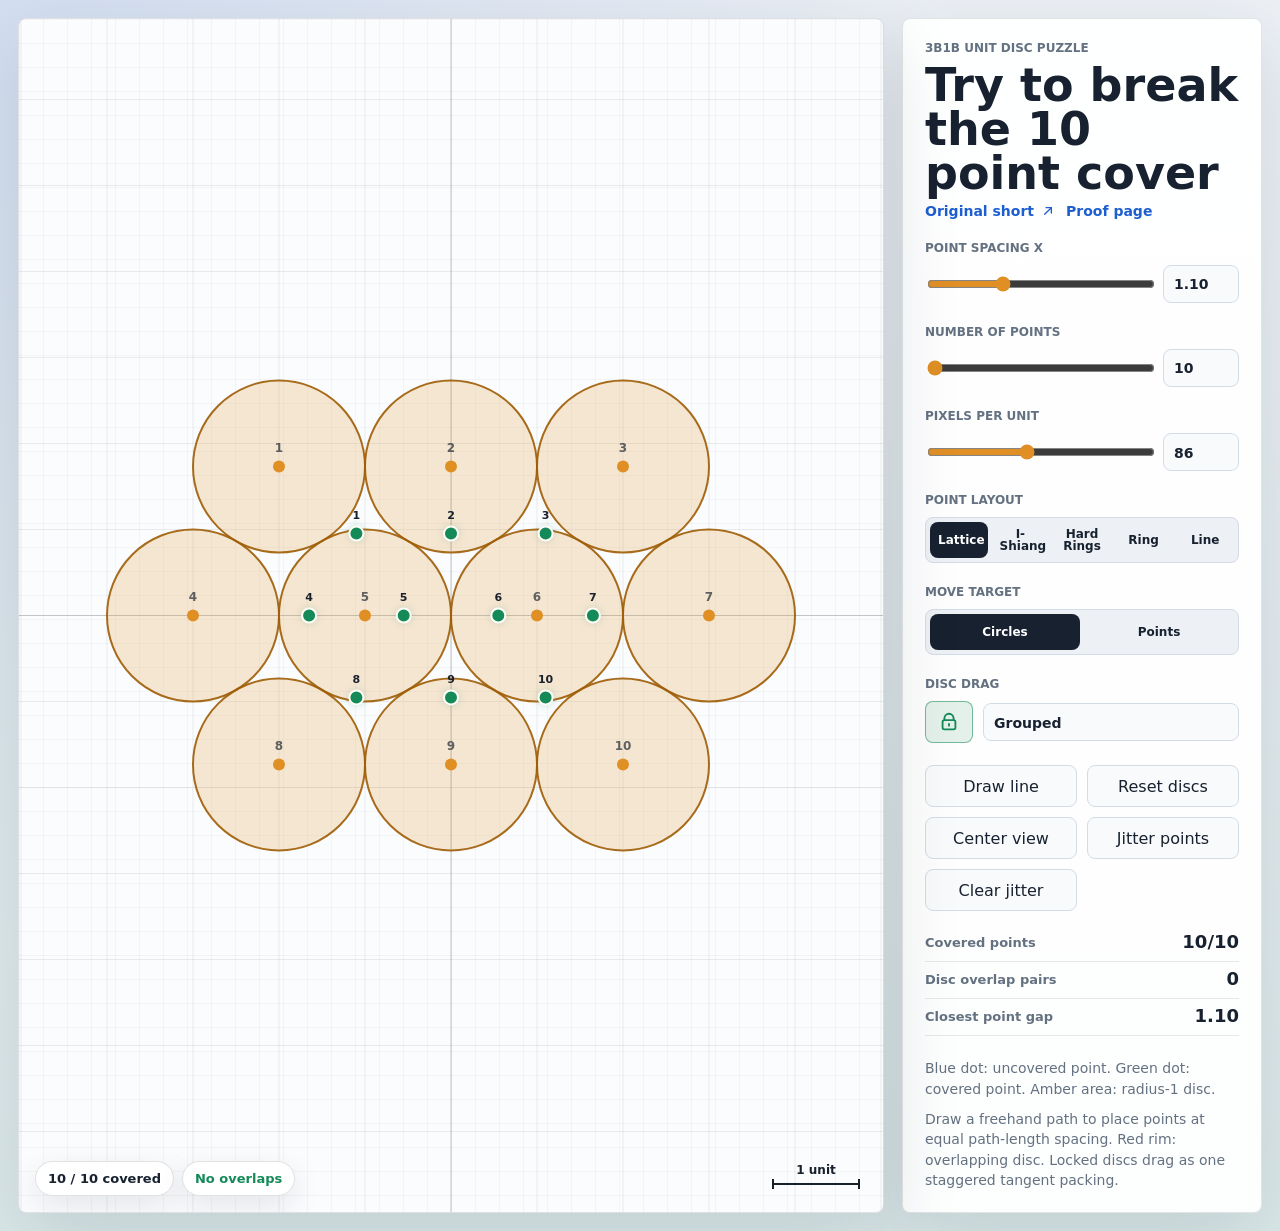
<file: index.html>
<!doctype html>
<html lang="en">
  <head>
    <meta charset="UTF-8" />
    <meta name="viewport" content="width=device-width, initial-scale=1.0" />
    <title>Disjoint Unit Disc Puzzle</title>
    <link rel="icon" href="data:image/svg+xml,%3Csvg xmlns='http://www.w3.org/2000/svg' viewBox='0 0 64 64'%3E%3Ccircle cx='32' cy='32' r='22' fill='%23df8f24' fill-opacity='.35' stroke='%239e5d05' stroke-width='5'/%3E%3Ccircle cx='32' cy='32' r='5' fill='%231d5fd0'/%3E%3C/svg%3E" />
    <link rel="stylesheet" href="styles.css?v=20260617o" />
  </head>
  <body>
    <main class="app-shell">
      <section class="workspace" aria-label="Interactive unit disc workspace">
        <div class="canvas-wrap">
          <canvas id="scene" aria-label="Drag the unit discs to try to cover all ten points"></canvas>
          <div class="hud" aria-live="polite">
            <span id="coverageStatus">0 / 10 covered</span>
            <span id="overlapStatus">No overlaps</span>
          </div>
        </div>
      </section>

      <aside class="panel" aria-label="Puzzle controls">
        <header class="panel-header">
          <p class="label">3B1B Unit Disc Puzzle</p>
          <h1>Try to break the 10 point cover</h1>
          <div class="source-links">
            <a class="source-link" href="https://www.youtube.com/shorts/QLu_ZsRc_G0" target="_blank" rel="noreferrer">
              Original short
              <svg viewBox="0 0 24 24" aria-hidden="true">
                <path d="M7 17 17 7" />
                <path d="M9 7h8v8" />
              </svg>
            </a>
            <a class="source-link" href="proof.html">Proof page</a>
          </div>
        </header>

        <div class="control-group">
          <label for="spacing">Point spacing X</label>
          <div class="control-row">
            <input id="spacing" type="range" min="0.2" max="3" step="0.05" value="1.1" />
            <input id="spacingNumber" type="number" min="0.2" max="3" step="0.05" value="1.10" />
          </div>
        </div>

        <div class="control-group">
          <label for="pointCount">Number of points</label>
          <div class="control-row">
            <input id="pointCount" type="range" min="10" max="100" step="1" value="10" />
            <input id="pointCountNumber" type="number" min="10" max="100" step="1" value="10" />
          </div>
        </div>

        <div class="control-group">
          <label for="scale">Pixels per unit</label>
          <div class="control-row">
            <input id="scale" type="range" min="52" max="130" step="2" value="86" />
            <output id="scaleValue" for="scale">86</output>
          </div>
        </div>

        <div class="control-group">
          <span class="group-label">Point layout</span>
          <div class="segmented five-up" role="radiogroup" aria-label="Point layout">
            <button class="segment active" type="button" data-layout="lattice" aria-pressed="true">Lattice</button>
            <button class="segment" type="button" data-layout="ishiang" aria-pressed="false">I-Shiang</button>
            <button class="segment" type="button" data-layout="hardRings" aria-pressed="false">Hard Rings</button>
            <button class="segment" type="button" data-layout="ring" aria-pressed="false">Ring</button>
            <button class="segment" type="button" data-layout="line" aria-pressed="false">Line</button>
          </div>
        </div>

        <div class="control-group">
          <span class="group-label">Move target</span>
          <div class="segmented two-up" role="radiogroup" aria-label="Move target">
            <button class="segment active" type="button" data-drag-target="disc" aria-pressed="true">Circles</button>
            <button class="segment" type="button" data-drag-target="point" aria-pressed="false">Points</button>
          </div>
        </div>

        <div class="control-group">
          <span class="group-label">Disc drag</span>
          <div class="lock-row">
            <button
              id="dragLock"
              class="icon-button active"
              type="button"
              aria-pressed="true"
              aria-label="Discs locked to drag together"
              title="Discs locked to drag together"
            >
              <svg class="icon lock-icon" viewBox="0 0 24 24" aria-hidden="true">
                <path d="M7 10V8a5 5 0 0 1 10 0v2" />
                <rect x="5" y="10" width="14" height="10" rx="2" />
                <path d="M12 14v2" />
              </svg>
              <svg class="icon unlock-icon" viewBox="0 0 24 24" aria-hidden="true">
                <path d="M7 10V8a5 5 0 0 1 9.4-2.4" />
                <rect x="5" y="10" width="14" height="10" rx="2" />
                <path d="M12 14v2" />
              </svg>
            </button>
            <output id="dragMode" for="dragLock">Grouped</output>
          </div>
        </div>

        <div class="control-grid">
          <button id="drawLine" type="button">Draw line</button>
          <button id="resetDiscs" type="button">Reset discs</button>
          <button id="resetView" type="button">Center view</button>
          <button id="shufflePoints" type="button">Jitter points</button>
          <button id="clearJitter" type="button">Clear jitter</button>
        </div>

        <div class="readout">
          <div>
            <span>Covered points</span>
            <strong id="coveredCount">0/10</strong>
          </div>
          <div>
            <span>Disc overlap pairs</span>
            <strong id="overlapCount">0</strong>
          </div>
          <div>
            <span>Closest point gap</span>
            <strong id="pointGap">1.10</strong>
          </div>
        </div>

        <div class="notes">
          <p>Blue dot: uncovered point. Green dot: covered point. Amber area: radius-1 disc.</p>
          <p>Draw a freehand path to place points at equal path-length spacing. Red rim: overlapping disc. Locked discs drag as one staggered tangent packing.</p>
        </div>
      </aside>
    </main>

    <script src="app.js?v=20260617o" type="module"></script>
  </body>
</html>
</file>
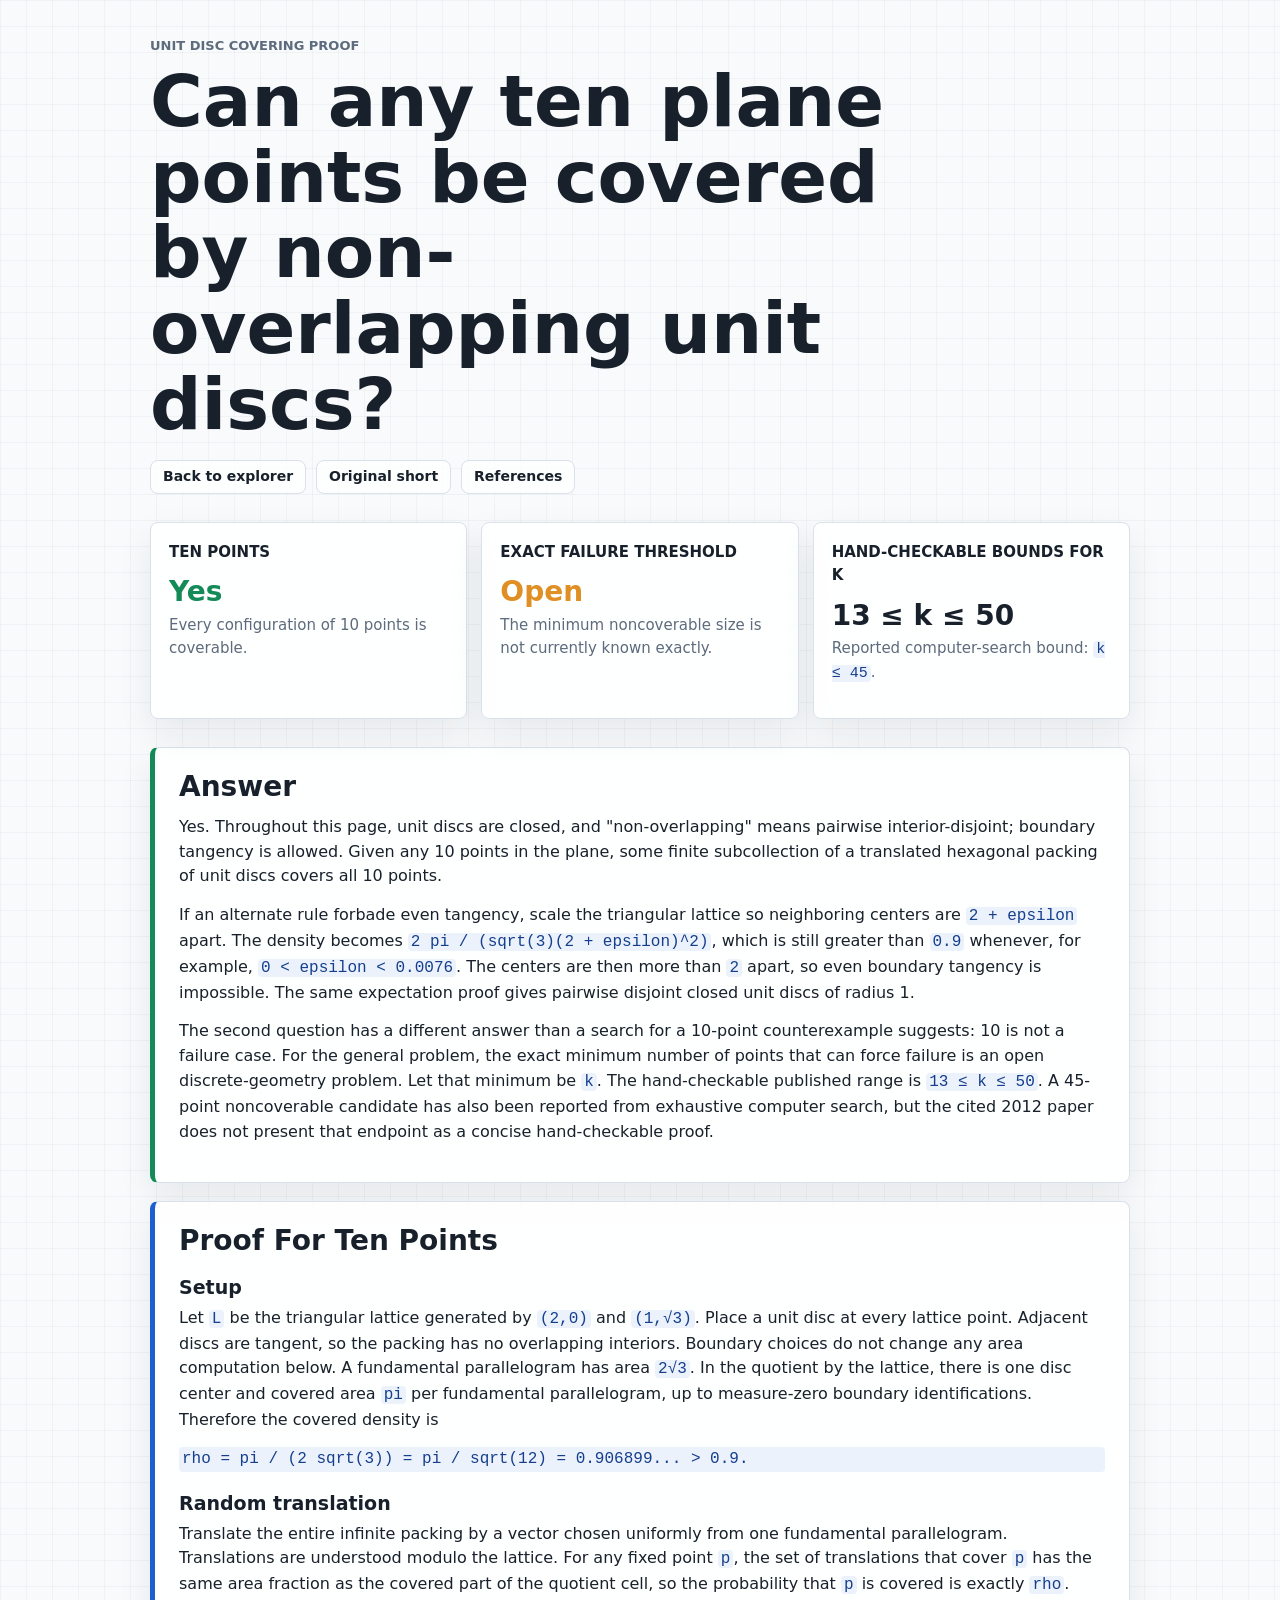
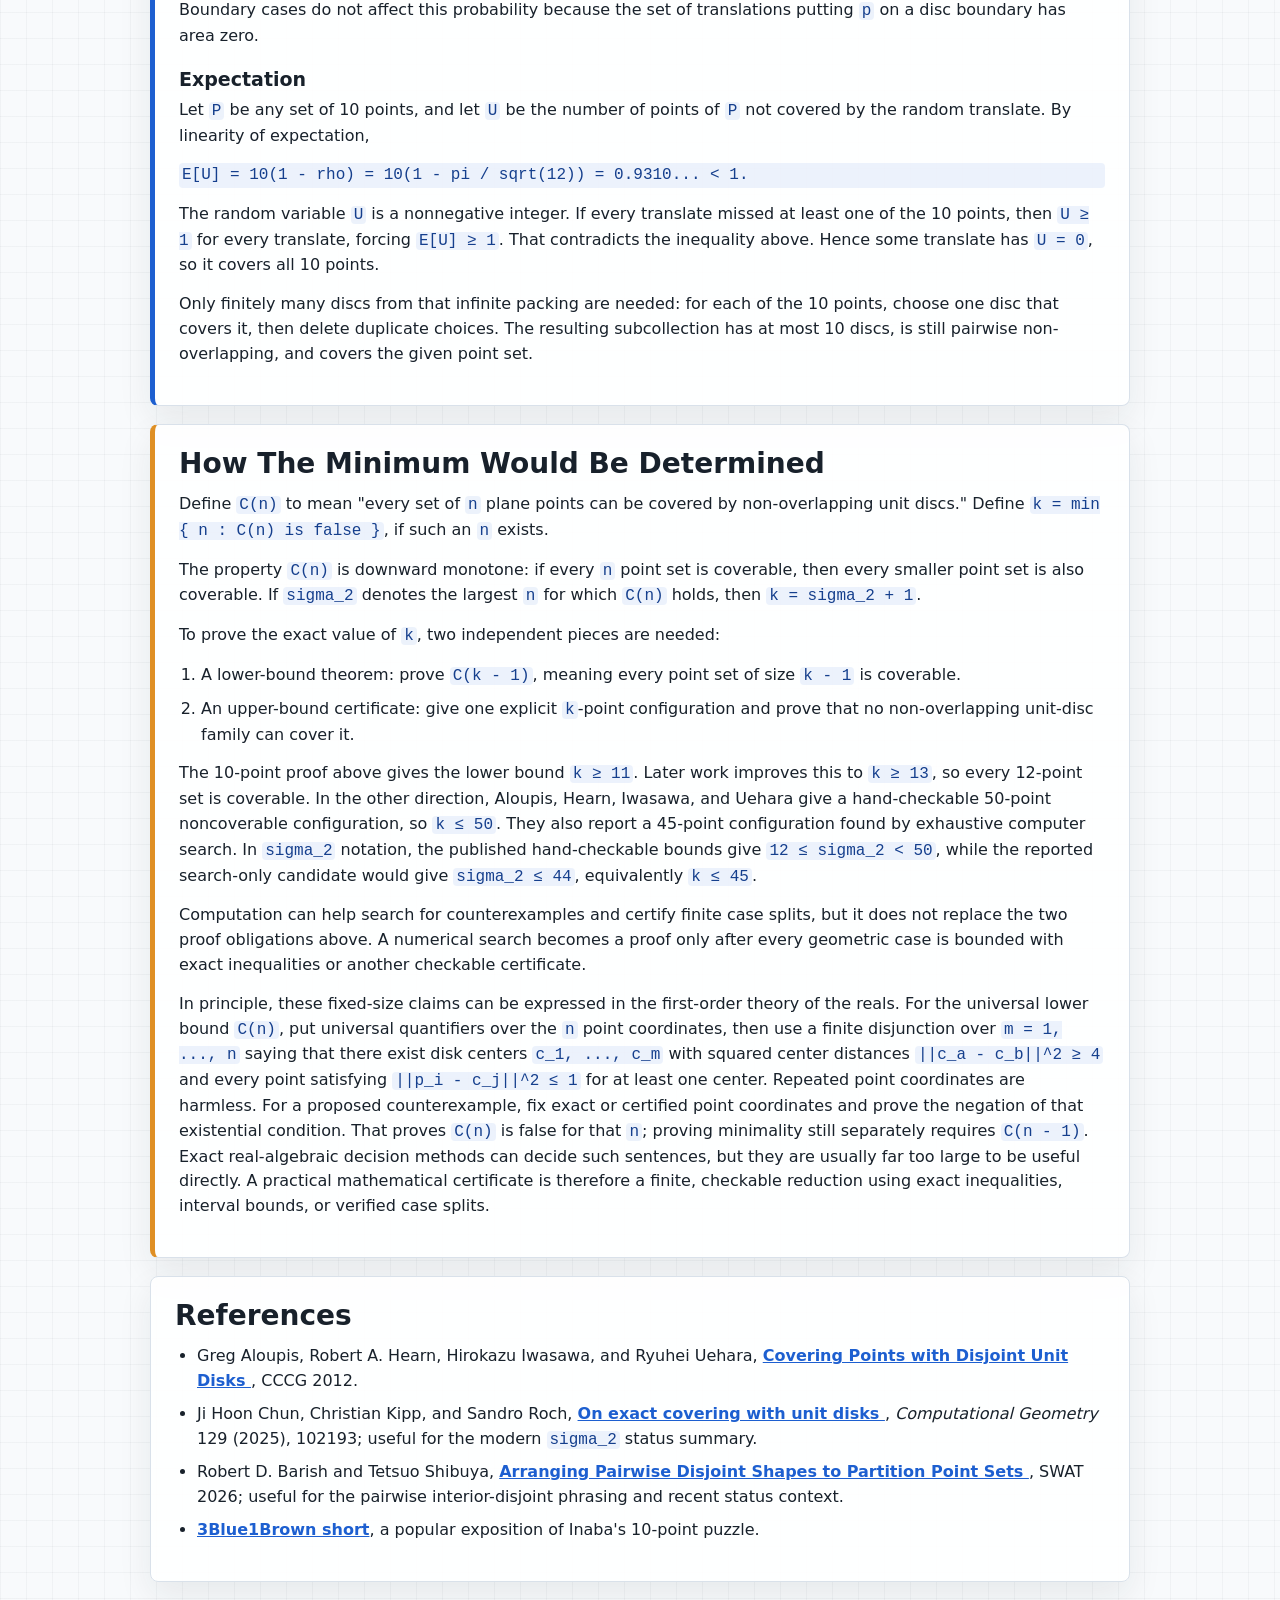
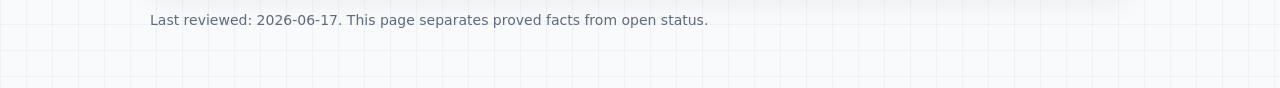
<file: proof.html>
<!doctype html>
<html lang="en">
  <head>
    <meta charset="UTF-8" />
    <meta name="viewport" content="width=device-width, initial-scale=1.0" />
    <title>Proof: Non-Overlapping Unit Disc Covering</title>
    <style>
      :root {
        color-scheme: light;
        --ink: #18212b;
        --muted: #5d6b7c;
        --line: #d9e1ea;
        --paper: #f8fafc;
        --panel: #ffffff;
        --blue: #1d5fd0;
        --green: #138a58;
        --amber: #df8f24;
        --red: #b7332f;
      }

      * {
        box-sizing: border-box;
      }

      body {
        margin: 0;
        color: var(--ink);
        font-family:
          Inter, ui-sans-serif, system-ui, -apple-system, BlinkMacSystemFont, "Segoe UI", sans-serif;
        line-height: 1.55;
        background:
          linear-gradient(rgba(24, 33, 43, 0.035) 1px, transparent 1px),
          linear-gradient(90deg, rgba(24, 33, 43, 0.035) 1px, transparent 1px),
          var(--paper);
        background-size: 26px 26px;
      }

      main {
        width: min(980px, calc(100vw - 32px));
        margin: 0 auto;
        padding: 36px 0 56px;
      }

      header {
        margin-bottom: 26px;
      }

      .eyebrow {
        margin: 0 0 8px;
        color: var(--muted);
        font-size: 13px;
        font-weight: 850;
        letter-spacing: 0;
        text-transform: uppercase;
      }

      h1,
      h2,
      h3 {
        letter-spacing: 0;
        line-height: 1.05;
      }

      h1 {
        max-width: 760px;
        margin: 0;
        font-size: clamp(38px, 7vw, 72px);
      }

      h2 {
        margin: 0 0 14px;
        font-size: 28px;
      }

      h3 {
        margin: 22px 0 8px;
        font-size: 19px;
      }

      p {
        margin: 0 0 14px;
      }

      a {
        color: var(--blue);
        font-weight: 750;
      }

      .top-links {
        display: flex;
        flex-wrap: wrap;
        gap: 10px;
        margin-top: 18px;
      }

      .top-links a,
      .pill {
        display: inline-flex;
        align-items: center;
        min-height: 34px;
        padding: 0 12px;
        border: 1px solid var(--line);
        border-radius: 8px;
        background: rgba(255, 255, 255, 0.8);
        color: var(--ink);
        text-decoration: none;
        font-size: 14px;
        font-weight: 800;
      }

      .grid {
        display: grid;
        grid-template-columns: repeat(3, minmax(0, 1fr));
        gap: 14px;
        margin: 28px 0;
      }

      .card,
      section {
        border: 1px solid var(--line);
        border-radius: 8px;
        background: rgba(255, 255, 255, 0.92);
        box-shadow: 0 14px 34px rgba(24, 33, 43, 0.08);
      }

      .card {
        padding: 18px;
      }

      .card strong {
        display: block;
        margin-bottom: 6px;
        font-size: 15px;
        text-transform: uppercase;
      }

      .card .answer {
        font-size: 28px;
        font-weight: 900;
      }

      .yes {
        color: var(--green);
      }

      .open {
        color: var(--amber);
      }

      section {
        margin: 18px 0;
        padding: 24px;
      }

      .theorem {
        border-left: 5px solid var(--green);
      }

      .status {
        border-left: 5px solid var(--amber);
      }

      .proof {
        border-left: 5px solid var(--blue);
      }

      .review {
        border-left: 5px solid var(--ink);
      }

      ol,
      ul {
        margin: 0 0 14px 22px;
        padding: 0;
      }

      li {
        margin: 8px 0;
      }

      code,
      .math {
        font-family: "SFMono-Regular", Consolas, "Liberation Mono", monospace;
      }

      .math {
        padding: 0 3px;
        border-radius: 4px;
        background: rgba(29, 95, 208, 0.08);
        color: #153f8d;
      }

      .note {
        color: var(--muted);
        font-size: 15px;
      }

      table {
        width: 100%;
        border-collapse: collapse;
        margin-top: 10px;
        font-size: 15px;
      }

      th,
      td {
        padding: 10px;
        border-bottom: 1px solid var(--line);
        text-align: left;
        vertical-align: top;
      }

      th {
        color: var(--muted);
        font-size: 12px;
        letter-spacing: 0;
        text-transform: uppercase;
      }

      footer {
        margin-top: 28px;
        color: var(--muted);
        font-size: 14px;
      }

      @media (max-width: 760px) {
        main {
          width: min(100vw - 20px, 560px);
          padding-top: 18px;
        }

        .grid {
          grid-template-columns: 1fr;
        }

        section {
          padding: 18px;
        }

        table,
        tbody,
        tr,
        td,
        th {
          display: block;
        }

        thead {
          display: none;
        }

        td {
          padding: 8px 0;
        }

        td::before {
          display: block;
          color: var(--muted);
          font-size: 12px;
          font-weight: 850;
          text-transform: uppercase;
        }

        td:nth-child(1)::before {
          content: "Claim";
        }

        td:nth-child(2)::before {
          content: "Status";
        }

        td:nth-child(3)::before {
          content: "Reason";
        }
      }
    </style>
  </head>
  <body>
    <main>
      <header>
        <p class="eyebrow">Unit Disc Covering Proof</p>
        <h1>Can any ten plane points be covered by non-overlapping unit discs?</h1>
        <nav class="top-links" aria-label="Proof navigation">
          <a href="index.html">Back to explorer</a>
          <a href="https://www.youtube.com/shorts/QLu_ZsRc_G0" target="_blank" rel="noreferrer">Original short</a>
          <a href="#references">References</a>
        </nav>
      </header>

      <div class="grid" aria-label="Proof summary">
        <div class="card">
          <strong>Ten points</strong>
          <div class="answer yes">Yes</div>
          <p class="note">Every configuration of 10 points is coverable.</p>
        </div>
        <div class="card">
          <strong>Exact failure threshold</strong>
          <div class="answer open">Open</div>
          <p class="note">The minimum noncoverable size is not currently known exactly.</p>
        </div>
        <div class="card">
          <strong>Hand-checkable bounds for k</strong>
          <div class="answer">13 &le; k &le; 50</div>
          <p class="note">
            Reported computer-search bound: <span class="math">k &le; 45</span>.
          </p>
        </div>
      </div>

      <section class="theorem">
        <h2>Answer</h2>
        <p>
          Yes. Throughout this page, unit discs are closed, and "non-overlapping" means pairwise
          interior-disjoint; boundary tangency is allowed. Given any 10 points in the plane, some finite
          subcollection of a translated hexagonal packing of unit discs covers all 10 points.
        </p>
        <p>
          If an alternate rule forbade even tangency, scale the triangular lattice so neighboring centers are
          <span class="math">2 + epsilon</span> apart. The density becomes
          <span class="math">2 pi / (sqrt(3)(2 + epsilon)^2)</span>, which is still greater than
          <span class="math">0.9</span> whenever, for example, <span class="math">0 &lt; epsilon &lt; 0.0076</span>.
          The centers are then more than <span class="math">2</span> apart, so even boundary tangency is
          impossible. The same expectation proof gives pairwise disjoint closed unit discs of radius 1.
        </p>
        <p>
          The second question has a different answer than a search for a 10-point counterexample suggests:
          10 is not a failure case. For the general problem, the exact minimum number of points that can force
          failure is an open discrete-geometry problem. Let that minimum be <span class="math">k</span>. The
          hand-checkable published range is <span class="math">13 &le; k &le; 50</span>. A 45-point
          noncoverable candidate has also been reported from exhaustive computer search, but the cited 2012
          paper does not present that endpoint as a concise hand-checkable proof.
        </p>
      </section>

      <section class="proof">
        <h2>Proof For Ten Points</h2>
        <h3>Setup</h3>
        <p>
          Let <span class="math">L</span> be the triangular lattice generated by
          <span class="math">(2,0)</span> and <span class="math">(1,&radic;3)</span>. Place a unit disc
          at every lattice point. Adjacent discs are tangent, so the packing has no overlapping interiors.
          Boundary choices do not change any area computation below. A fundamental parallelogram has area
          <span class="math">2&radic;3</span>. In the quotient by the lattice, there is one disc center and
          covered area <span class="math">pi</span> per fundamental parallelogram, up to measure-zero boundary
          identifications. Therefore the covered density is
        </p>
        <p class="math">rho = pi / (2 sqrt(3)) = pi / sqrt(12) = 0.906899... &gt; 0.9.</p>

        <h3>Random translation</h3>
        <p>
          Translate the entire infinite packing by a vector chosen uniformly from one fundamental parallelogram.
          Translations are understood modulo the lattice. For any fixed point <span class="math">p</span>, the
          set of translations that cover <span class="math">p</span> has the same area fraction as the covered
          part of the quotient cell, so the probability that <span class="math">p</span> is covered is exactly
          <span class="math">rho</span>. Boundary cases do not affect this probability because the set of
          translations putting <span class="math">p</span> on a disc boundary has area zero.
        </p>

        <h3>Expectation</h3>
        <p>
          Let <span class="math">P</span> be any set of 10 points, and let <span class="math">U</span> be the
          number of points of <span class="math">P</span> not covered by the random translate. By linearity of
          expectation,
        </p>
        <p class="math">E[U] = 10(1 - rho) = 10(1 - pi / sqrt(12)) = 0.9310... &lt; 1.</p>
        <p>
          The random variable <span class="math">U</span> is a nonnegative integer. If every translate missed at
          least one of the 10 points, then <span class="math">U &ge; 1</span> for every translate, forcing
          <span class="math">E[U] &ge; 1</span>. That contradicts the inequality above. Hence some translate has
          <span class="math">U = 0</span>, so it covers all 10 points.
        </p>
        <p>
          Only finitely many discs from that infinite packing are needed: for each of the 10 points, choose one
          disc that covers it, then delete duplicate choices. The resulting subcollection has at most 10 discs,
          is still pairwise non-overlapping, and covers the given point set.
        </p>
      </section>

      <section class="status">
        <h2>How The Minimum Would Be Determined</h2>
        <p>
          Define <span class="math">C(n)</span> to mean "every set of <span class="math">n</span> plane points
          can be covered by non-overlapping unit discs." Define
          <span class="math">k = min { n : C(n) is false }</span>, if such an <span class="math">n</span>
          exists.
        </p>
        <p>
          The property <span class="math">C(n)</span> is downward monotone: if every <span class="math">n</span>
          point set is coverable, then every smaller point set is also coverable. If
          <span class="math">sigma_2</span> denotes the largest <span class="math">n</span> for which
          <span class="math">C(n)</span> holds, then <span class="math">k = sigma_2 + 1</span>.
        </p>
        <p>To prove the exact value of <span class="math">k</span>, two independent pieces are needed:</p>
        <ol>
          <li>
            A lower-bound theorem: prove <span class="math">C(k - 1)</span>, meaning every point set of size
            <span class="math">k - 1</span> is coverable.
          </li>
          <li>
            An upper-bound certificate: give one explicit <span class="math">k</span>-point configuration and
            prove that no non-overlapping unit-disc family can cover it.
          </li>
        </ol>
        <p>
          The 10-point proof above gives the lower bound <span class="math">k &ge; 11</span>. Later work improves
          this to <span class="math">k &ge; 13</span>, so every 12-point set is coverable. In the other direction,
          Aloupis, Hearn, Iwasawa, and Uehara give a hand-checkable 50-point noncoverable configuration, so
          <span class="math">k &le; 50</span>. They also report a 45-point configuration found by exhaustive
          computer search. In <span class="math">sigma_2</span> notation, the published hand-checkable bounds
          give <span class="math">12 &le; sigma_2 &lt; 50</span>, while the reported search-only candidate would
          give <span class="math">sigma_2 &le; 44</span>, equivalently <span class="math">k &le; 45</span>.
        </p>
        <p>
          Computation can help search for counterexamples and certify finite case splits, but it does not replace
          the two proof obligations above. A numerical search becomes a proof only after every geometric case is
          bounded with exact inequalities or another checkable certificate.
        </p>
        <p>
          In principle, these fixed-size claims can be expressed in the first-order theory of the reals. For the
          universal lower bound <span class="math">C(n)</span>, put universal quantifiers over the
          <span class="math">n</span> point coordinates, then use a finite disjunction over
          <span class="math">m = 1, ..., n</span> saying that there exist disk centers
          <span class="math">c_1, ..., c_m</span> with squared center distances
          <span class="math">||c_a - c_b||^2 &ge; 4</span> and every point satisfying
          <span class="math">||p_i - c_j||^2 &le; 1</span> for at least one center. Repeated point coordinates
          are harmless. For a proposed counterexample, fix exact or certified point coordinates and prove the
          negation of that existential condition. That proves <span class="math">C(n)</span> is false for that
          <span class="math">n</span>; proving minimality still separately requires <span class="math">C(n - 1)</span>.
          Exact real-algebraic decision methods can decide such sentences, but they are usually far too large to
          be useful directly. A practical mathematical certificate is therefore a finite, checkable reduction using
          exact inequalities, interval bounds, or verified case splits.
        </p>
      </section>

      <section id="references">
        <h2>References</h2>
        <ul>
          <li>
            Greg Aloupis, Robert A. Hearn, Hirokazu Iwasawa, and Ryuhei Uehara,
            <a href="https://2012.cccg.ca/papers/paper13.pdf" target="_blank" rel="noreferrer">
              Covering Points with Disjoint Unit Disks
            </a>, CCCG 2012.
          </li>
          <li>
            Ji Hoon Chun, Christian Kipp, and Sandro Roch,
            <a href="https://doi.org/10.1016/j.comgeo.2025.102193" target="_blank" rel="noreferrer">
              On exact covering with unit disks
            </a>, <em>Computational Geometry</em> 129 (2025), 102193; useful for the modern
            <span class="math">sigma_2</span> status summary.
          </li>
          <li>
            Robert D. Barish and Tetsuo Shibuya,
            <a href="https://drops.dagstuhl.de/entities/document/10.4230/LIPIcs.SWAT.2026.5" target="_blank" rel="noreferrer">
              Arranging Pairwise Disjoint Shapes to Partition Point Sets
            </a>, SWAT 2026; useful for the pairwise interior-disjoint phrasing and recent status context.
          </li>
          <li>
            <a href="https://www.youtube.com/shorts/QLu_ZsRc_G0" target="_blank" rel="noreferrer">3Blue1Brown short</a>,
            a popular exposition of Inaba's 10-point puzzle.
          </li>
        </ul>
      </section>

      <footer>
        Last reviewed: 2026-06-17. This page separates proved facts from open status.
      </footer>
    </main>
  </body>
</html>
</file>
<file: styles.css>
:root {
  color-scheme: light;
  --bg: #edf1f6;
  --panel: #ffffff;
  --ink: #17212f;
  --muted: #647181;
  --line: #d4dce7;
  --accent: #df8f24;
  --accent-dark: #9e5d05;
  --blue: #1d5fd0;
  --green: #138a58;
  --red: #c5372d;
  --shadow: 0 22px 80px rgba(23, 33, 47, 0.14);
  font-family:
    Inter, ui-sans-serif, system-ui, -apple-system, BlinkMacSystemFont, "Segoe UI", sans-serif;
}

* {
  box-sizing: border-box;
}

body {
  margin: 0;
  min-height: 100vh;
  background:
    linear-gradient(135deg, rgba(29, 95, 208, 0.12), transparent 38%),
    linear-gradient(180deg, transparent 0%, rgba(19, 138, 88, 0.08) 100%),
    var(--bg);
  color: var(--ink);
}

button,
input {
  font: inherit;
}

button {
  border: 1px solid var(--line);
  border-radius: 8px;
  background: #f8fafc;
  color: var(--ink);
  cursor: pointer;
  min-height: 42px;
  padding: 0 14px;
  transition:
    border-color 160ms ease,
    background 160ms ease,
    transform 160ms ease;
}

button:hover {
  border-color: var(--accent);
  background: #fff7ea;
}

button:active {
  transform: translateY(1px);
}

.app-shell {
  display: grid;
  grid-template-columns: minmax(0, 1fr) 360px;
  gap: 18px;
  min-height: 100vh;
  padding: 18px;
}

.workspace {
  min-width: 0;
  min-height: calc(100vh - 36px);
}

.canvas-wrap {
  position: relative;
  height: 100%;
  min-height: 620px;
  overflow: hidden;
  border: 1px solid rgba(24, 33, 43, 0.12);
  border-radius: 8px;
  background:
    linear-gradient(rgba(24, 33, 43, 0.035) 1px, transparent 1px),
    linear-gradient(90deg, rgba(24, 33, 43, 0.035) 1px, transparent 1px),
    #fbfcfe;
  background-size: 24px 24px;
  box-shadow: var(--shadow);
}

#scene {
  display: block;
  width: 100%;
  height: 100%;
  touch-action: none;
  cursor: grab;
}

#scene.dragging {
  cursor: grabbing;
}

.hud {
  position: absolute;
  left: 16px;
  bottom: 16px;
  display: flex;
  flex-wrap: wrap;
  gap: 8px;
  pointer-events: none;
}

.hud span {
  border: 1px solid rgba(24, 33, 43, 0.13);
  border-radius: 999px;
  background: rgba(255, 255, 255, 0.92);
  color: var(--ink);
  font-size: 13px;
  font-weight: 700;
  line-height: 1;
  padding: 10px 12px;
  box-shadow: 0 10px 30px rgba(24, 33, 43, 0.1);
}

.panel {
  display: flex;
  flex-direction: column;
  gap: 22px;
  min-width: 0;
  border: 1px solid rgba(24, 33, 43, 0.12);
  border-radius: 8px;
  background: rgba(255, 255, 255, 0.94);
  padding: 22px;
  box-shadow: var(--shadow);
}

.panel-header {
  display: grid;
  gap: 8px;
}

.label,
.group-label,
label {
  color: var(--muted);
  font-size: 12px;
  font-weight: 800;
  letter-spacing: 0;
  text-transform: uppercase;
}

.panel-header h1 {
  margin: 0;
  max-width: 12ch;
  color: var(--ink);
  font-size: clamp(32px, 4vw, 46px);
  line-height: 0.96;
  letter-spacing: 0;
}

.label {
  margin: 0;
}

.source-links {
  display: flex;
  flex-wrap: wrap;
  gap: 10px;
}

.source-link {
  display: inline-flex;
  align-items: center;
  gap: 6px;
  width: fit-content;
  color: var(--blue);
  font-size: 14px;
  font-weight: 800;
  text-decoration: none;
}

.source-link:hover {
  text-decoration: underline;
}

.source-link svg {
  width: 16px;
  height: 16px;
  fill: none;
  stroke: currentColor;
  stroke-linecap: round;
  stroke-linejoin: round;
  stroke-width: 2;
}

.control-group {
  display: grid;
  gap: 10px;
}

.control-row {
  display: grid;
  grid-template-columns: minmax(0, 1fr) 76px;
  gap: 10px;
  align-items: center;
}

input[type="range"] {
  width: 100%;
  accent-color: var(--accent);
}

input[type="number"],
output {
  min-width: 0;
  height: 38px;
  border: 1px solid var(--line);
  border-radius: 8px;
  background: #f8fafc;
  color: var(--ink);
  font-size: 14px;
  font-weight: 700;
  line-height: 38px;
  padding: 0 10px;
}

.segmented {
  display: grid;
  grid-template-columns: repeat(3, minmax(0, 1fr));
  gap: 4px;
  border: 1px solid var(--line);
  border-radius: 8px;
  background: #edf1f6;
  padding: 4px;
}

.segmented.two-up {
  grid-template-columns: repeat(2, minmax(0, 1fr));
}

.segmented.four-up {
  grid-template-columns: repeat(4, minmax(0, 1fr));
}

.segmented.five-up {
  grid-template-columns: repeat(5, minmax(0, 1fr));
}

.segment {
  border-color: transparent;
  background: transparent;
  min-height: 36px;
  padding: 0 7px;
  font-size: 12px;
  font-weight: 800;
  line-height: 1.05;
}

.segment.active {
  background: var(--ink);
  color: #ffffff;
}

.control-grid {
  display: grid;
  grid-template-columns: repeat(2, minmax(0, 1fr));
  gap: 10px;
}

.control-grid button.active {
  border-color: rgba(29, 95, 208, 0.55);
  background: rgba(29, 95, 208, 0.1);
  color: var(--blue);
  font-weight: 800;
}

.lock-row {
  display: grid;
  grid-template-columns: 48px minmax(0, 1fr);
  gap: 10px;
  align-items: center;
}

.icon-button {
  display: inline-grid;
  place-items: center;
  width: 48px;
  min-height: 42px;
  padding: 0;
}

.icon-button.active {
  border-color: rgba(19, 138, 88, 0.55);
  background: rgba(19, 138, 88, 0.11);
  color: var(--green);
}

.icon {
  width: 22px;
  height: 22px;
  fill: none;
  stroke: currentColor;
  stroke-linecap: round;
  stroke-linejoin: round;
  stroke-width: 2;
}

.unlock-icon,
.icon-button:not(.active) .lock-icon {
  display: none;
}

.icon-button:not(.active) .unlock-icon {
  display: block;
}

.readout {
  display: grid;
  gap: 8px;
}

.readout div {
  display: flex;
  align-items: center;
  justify-content: space-between;
  gap: 12px;
  border-bottom: 1px solid rgba(24, 33, 43, 0.1);
  padding: 0 0 10px;
}

.readout span {
  color: var(--muted);
  font-size: 13px;
  font-weight: 700;
}

.readout strong {
  color: var(--ink);
  font-size: 18px;
  line-height: 1;
}

.notes {
  display: grid;
  gap: 10px;
  margin-top: auto;
  color: var(--muted);
  font-size: 14px;
  line-height: 1.45;
}

.notes p {
  margin: 0;
}

@media (max-width: 900px) {
  .app-shell {
    grid-template-columns: 1fr;
  }

  .workspace {
    min-height: 66vh;
  }

  .canvas-wrap {
    min-height: 66vh;
  }

  .panel {
    order: -1;
  }

  .panel-header h1 {
    max-width: none;
    font-size: 34px;
  }
}

@media (max-width: 520px) {
  .app-shell {
    padding: 10px;
  }

  .panel {
    padding: 16px;
  }

  .control-grid,
  .control-row {
    grid-template-columns: 1fr;
  }

  .segmented.five-up {
    grid-template-columns: repeat(3, minmax(0, 1fr));
  }
}
</file>
